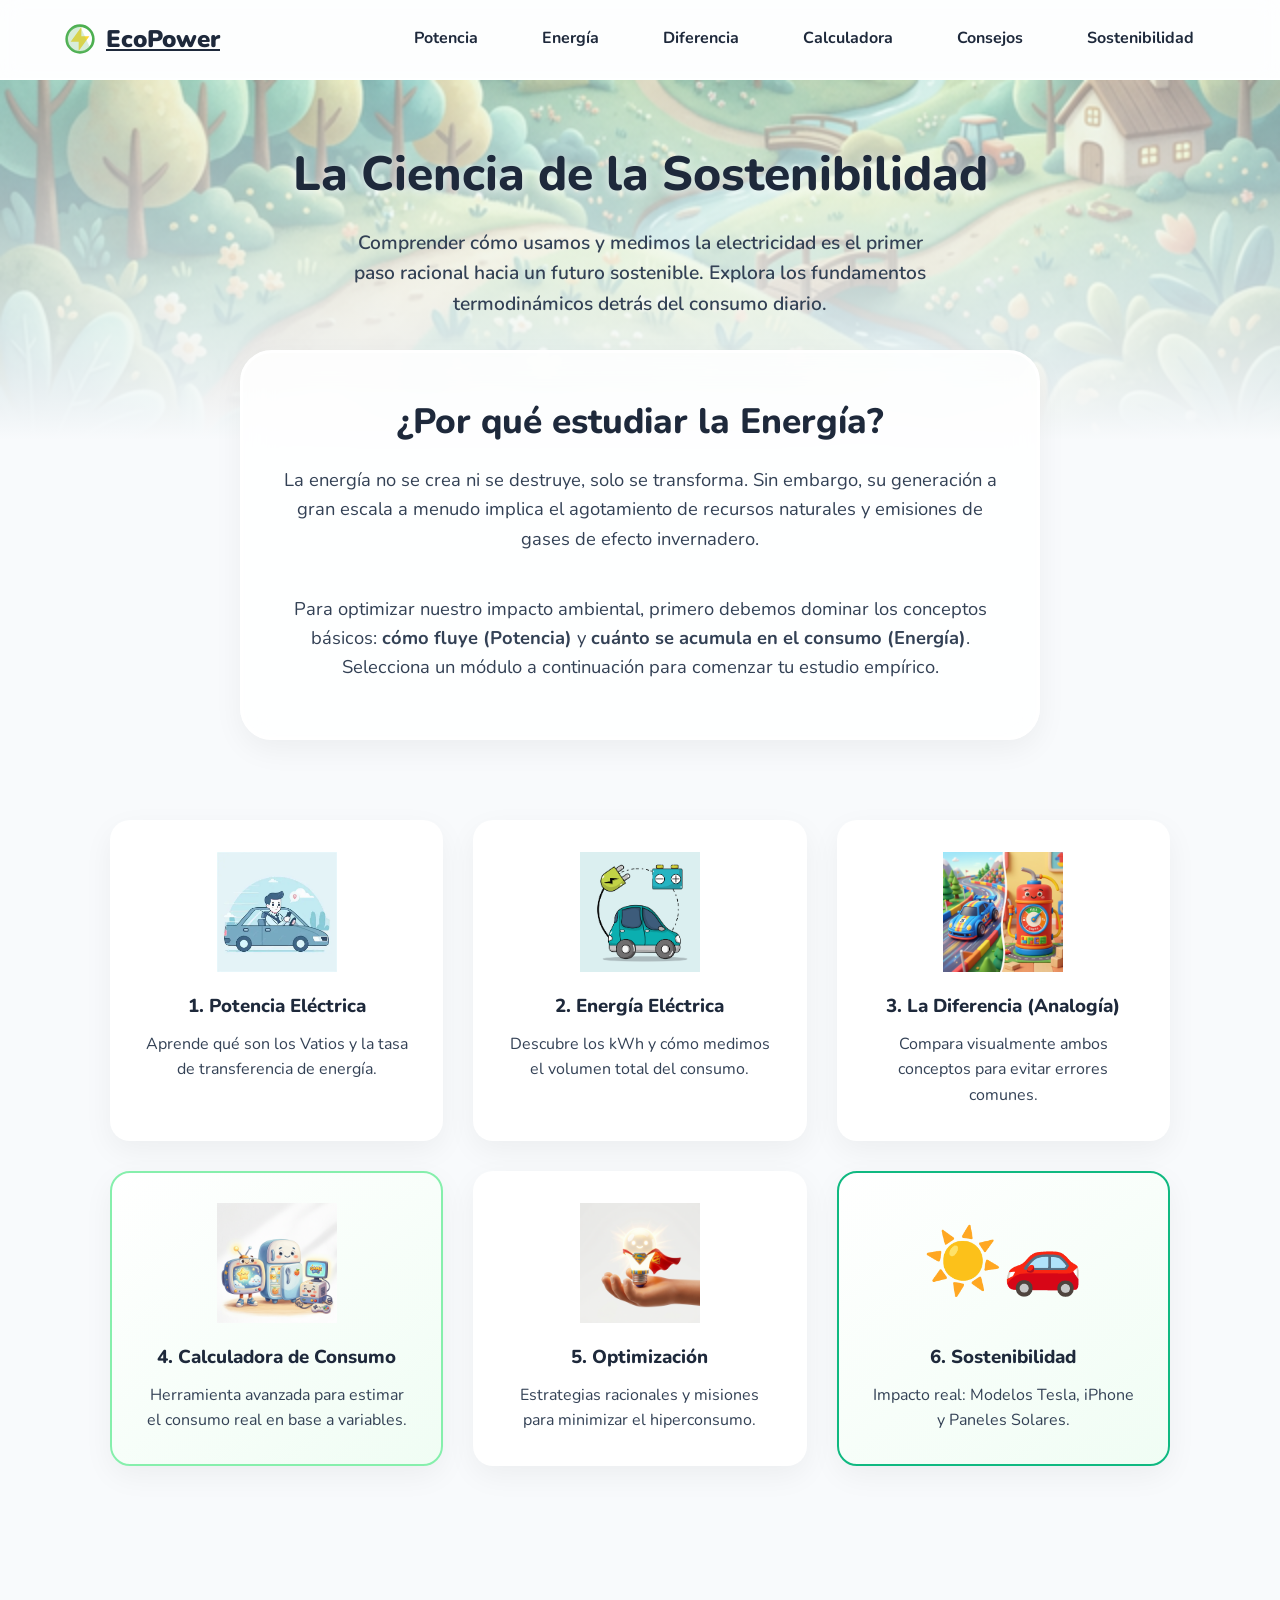
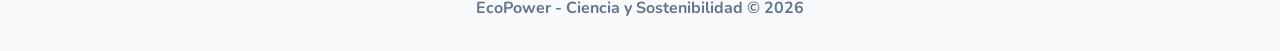
<file: index.html>
<!DOCTYPE html>
<html lang="es">
<head>
    <meta charset="UTF-8">
    <meta name="viewport" content="width=device-width, initial-scale=1.0">
    <title>EcoPower - La Ciencia de la Energía</title>
    <link rel="preconnect" href="https://fonts.googleapis.com">
    <link rel="preconnect" href="https://fonts.gstatic.com" crossorigin>
    <link href="https://fonts.googleapis.com/css2?family=Nunito:wght@400;700;900&display=swap" rel="stylesheet">
    <link rel="stylesheet" href="style.css">
</head>
<body class="home-page">

    <header class="navbar-wrapper">
        <nav class="navbar">
            <a href="index.html" class="logo">
                <svg width="32" height="32" viewBox="0 0 24 24" fill="none" xmlns="http://www.w3.org/2000/svg">
                    <path d="M12 22C17.5228 22 22 17.5228 22 12C22 6.47715 17.5228 2 12 2C6.47715 2 2 6.47715 2 12C2 17.5228 6.47715 22 12 22Z" stroke="#4CAF50" stroke-width="2"/>
                    <path d="M13 10V3L5 14H11V21L19 10H13Z" fill="#FDD835"/>
                    <path d="M12 2C6.477 2 2 6.477 2 12C2 17.523 6.477 22 12 22C15.01 22 17.71 20.67 19.55 18.52L12 2Z" fill="#81C784" fill-opacity="0.3"/>
                </svg>
                <span>EcoPower</span>
            </a>
            <ul class="nav-links">
                <li><a href="potencia.html">Potencia</a></li>
                <li><a href="energia.html">Energía</a></li>
                <li><a href="diferencias.html">Diferencia</a></li>
                <li><a href="calculadora.html">Calculadora</a></li>
                <li><a href="consejos.html">Consejos</a></li>
                <li><a href="sostenibilidad.html">Sostenibilidad</a></li>
            </ul>
        </nav>
    </header>

    <section id="hero" class="hero small-hero">
        <div class="hero-content">
            <h1>La Ciencia de la Sostenibilidad</h1>
            <p>Comprender cómo usamos y medimos la electricidad es el primer paso racional hacia un futuro sostenible. Explora los fundamentos termodinámicos detrás del consumo diario.</p>
        </div>
    </section>

    <main class="container">
        
        <section class="intro-card bubble">
            <div class="bubble-text full-width">
                <h2>¿Por qué estudiar la Energía?</h2>
                <p>La energía no se crea ni se destruye, solo se transforma. Sin embargo, su generación a gran escala a menudo implica el agotamiento de recursos naturales y emisiones de gases de efecto invernadero.</p>
                <br>
                <p>Para optimizar nuestro impacto ambiental, primero debemos dominar los conceptos básicos: <strong>cómo fluye (Potencia)</strong> y <strong>cuánto se acumula en el consumo (Energía)</strong>. Selecciona un módulo a continuación para comenzar tu estudio empírico.</p>
            </div>
        </section>

        <section class="module-grid">
            <a href="potencia.html" class="module-card">
                <div class="card-img"><img src="assets/led_bulb_1772921019438.png" alt="Potencia Eléctrica"></div>
                <h3>1. Potencia Eléctrica</h3>
                <p>Aprende qué son los Vatios y la tasa de transferencia de energía.</p>
            </a>
            
            <a href="energia.html" class="module-card">
                <div class="card-img"><img src="assets/power_tower_1772921031244.png" alt="Energía Eléctrica"></div>
                <h3>2. Energía Eléctrica</h3>
                <p>Descubre los kWh y cómo medimos el volumen total del consumo.</p>
            </a>

            <a href="diferencias.html" class="module-card">
                <div class="card-img"><img src="assets/car_tank_1772921066853.png" alt="La Diferencia"></div>
                <h3>3. La Diferencia (Analogía)</h3>
                <p>Compara visualmente ambos conceptos para evitar errores comunes.</p>
            </a>

            <a href="calculadora.html" class="module-card feature">
                <div class="card-img"><img src="assets/appliances_1772921044767.png" alt="Calculadora"></div>
                <h3>4. Calculadora de Consumo</h3>
                <p>Herramienta avanzada para estimar el consumo real en base a variables.</p>
            </a>

            <a href="consejos.html" class="module-card">
                <div class="card-img"><img src="assets/superhero_bulb_1772921056186.png" alt="Optimización"></div>
                <h3>5. Optimización</h3>
                <p>Estrategias racionales y misiones para minimizar el hiperconsumo.</p>
            </a>

            <a href="sostenibilidad.html" class="module-card feature" style="border-color: #10b981;">
                <div class="card-img"><div style="font-size: 4rem; text-align:center;">☀️🚗</div></div>
                <h3>6. Sostenibilidad</h3>
                <p>Impacto real: Modelos Tesla, iPhone y Paneles Solares.</p>
            </a>
        </section>

    </main>

    <footer>
        <p>EcoPower - Ciencia y Sostenibilidad &copy; 2026</p>
    </footer>

    <script src="script.js"></script>
</body>
</html>
</file>
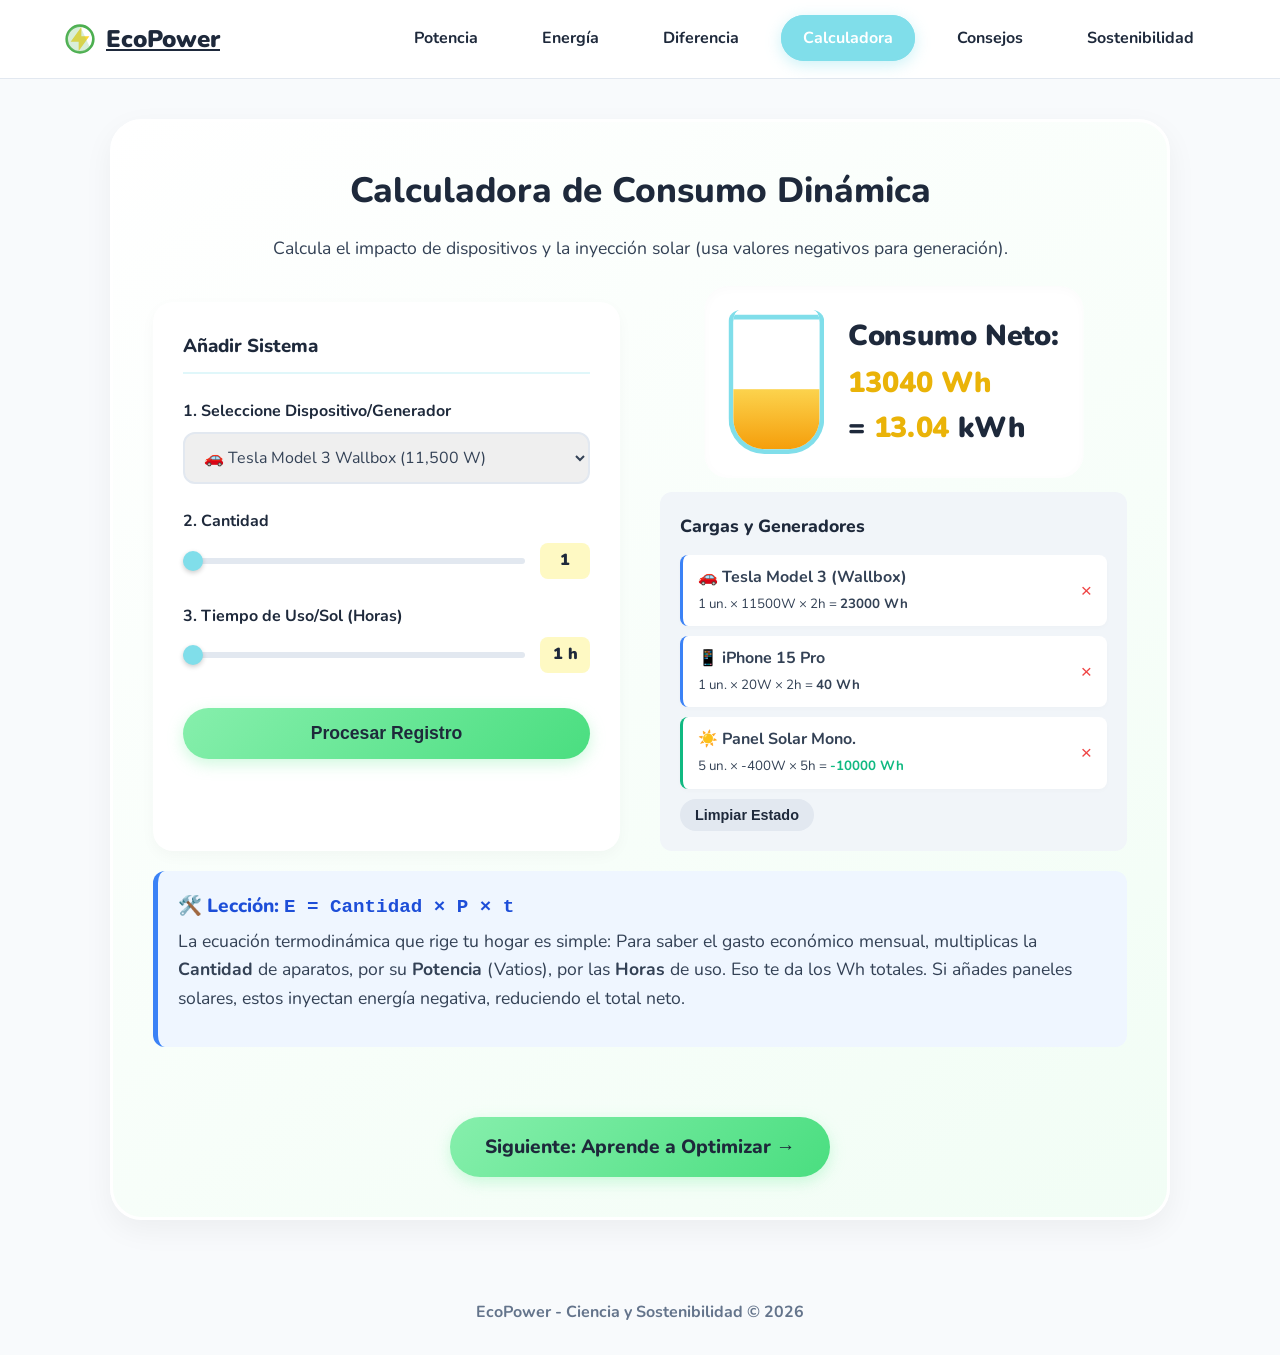
<file: calculadora.html>
<!DOCTYPE html>
<html lang="es">
<head>
    <meta charset="UTF-8">
    <meta name="viewport" content="width=device-width, initial-scale=1.0">
    <title>Calculadora Avanzada | EcoPower</title>
    <link rel="preconnect" href="https://fonts.googleapis.com">
    <link rel="preconnect" href="https://fonts.gstatic.com" crossorigin>
    <link href="https://fonts.googleapis.com/css2?family=Nunito:wght@400;700;900&display=swap" rel="stylesheet">
    <link rel="stylesheet" href="style.css">
</head>
<body class="sub-page">

    <header class="navbar-wrapper">
        <nav class="navbar solid-nav">
            <a href="index.html" class="logo">
                <svg width="32" height="32" viewBox="0 0 24 24" fill="none" xmlns="http://www.w3.org/2000/svg">
                    <path d="M12 22C17.5228 22 22 17.5228 22 12C22 6.47715 17.5228 2 12 2C6.47715 2 2 6.47715 2 12C2 17.5228 6.47715 22 12 22Z" stroke="#4CAF50" stroke-width="2"/>
                    <path d="M13 10V3L5 14H11V21L19 10H13Z" fill="#FDD835"/>
                    <path d="M12 2C6.477 2 2 6.477 2 12C2 17.523 6.477 22 12 22C15.01 22 17.71 20.67 19.55 18.52L12 2Z" fill="#81C784" fill-opacity="0.3"/>
                </svg>
                <span>EcoPower</span>
            </a>
            <ul class="nav-links">
                <li><a href="potencia.html">Potencia</a></li>
                <li><a href="energia.html">Energía</a></li>
                <li><a href="diferencias.html">Diferencia</a></li>
                <li><a href="calculadora.html" class="active">Calculadora</a></li>
                <li><a href="consejos.html">Consejos</a></li>
                <li><a href="sostenibilidad.html">Sostenibilidad</a></li>
            </ul>
        </nav>
    </header>

    <main class="container expanded-page">
        <section class="bubble calculator-bubble advanced-calc">
            <div class="bubble-text full-width">
                <div class="calc-header">
                    <h2>Calculadora de Consumo Dinámica</h2>
                    <p>Calcula el impacto de dispositivos y la inyección solar (usa valores negativos para generación).</p>
                </div>

                <div class="calc-grid">
                    <div class="calc-form-container">
                        <h3>Añadir Sistema</h3>
                        <form id="calcForm" class="calc-form">
                            <div class="form-group">
                                <label for="applianceSelect">1. Seleccione Dispositivo/Generador</label>
                                <select id="applianceSelect">
                                    <option value="11500" data-name="Tesla Model 3 (Wallbox)" data-icon="🚗">🚗 Tesla Model 3 Wallbox (11,500 W)</option>
                                    <option value="20" data-name="iPhone 15 Pro" data-icon="📱">📱 iPhone 15 Pro (20 W)</option>
                                    <option value="-400" data-name="Panel Solar Monocristalino" data-icon="☀️">☀️ Panel Solar Generación (-400 W)</option>
                                    <option value="150" data-name="Refrigerador LG Inverter" data-icon="❄️">❄️ Refrigerador Inverter (150 W)</option>
                                    <option value="10" data-name="Foco LED Philips" data-icon="💡">💡 Foco LED (10 W)</option>
                                    <option value="custom" data-name="Personalizado" data-icon="⚙️">⚙️ Personalizado...</option>
                                </select>
                            </div>

                            <div class="form-group custom-power-group" id="customPowerGroup" style="display: none;">
                                <label for="customPower">Potencia Personalizada (Vatios) - Usa negativos para generación</label>
                                <input type="number" id="customPower" value="50" max="100000">
                            </div>

                            <div class="form-group">
                                <label for="qtyInput">2. Cantidad</label>
                                <div class="slider-group">
                                    <input type="range" id="qtyInput" min="1" max="20" value="1">
                                    <span id="qtyVal" class="val-display">1</span>
                                </div>
                            </div>

                            <div class="form-group">
                                <label for="hoursInput">3. Tiempo de Uso/Sol (Horas)</label>
                                <div class="slider-group">
                                    <input type="range" id="hoursInput" min="1" max="24" value="1">
                                    <span id="hoursVal" class="val-display">1 h</span>
                                </div>
                            </div>

                            <button type="button" id="addLoadBtn" class="btn-primary full-btn">Procesar Registro</button>
                        </form>
                    </div>

                    <div class="calc-result-container">
                        <div class="jar-container v2-jar">
                            <div class="jar">
                                <div class="jar-fill" id="advJarFill"></div>
                                <div class="jar-particles" id="jarParticles"></div>
                            </div>
                            <div class="jar-label">
                                Consumo Neto:<br>
                                <span class="huge-number"><span id="advTotalEnergy">0</span> Wh</span>
                                <div class="kwh-conversion">= <span id="kwhValue">0.00</span> kWh</div>
                            </div>
                        </div>

                        <div class="load-list-container">
                            <h4>Cargas y Generadores</h4>
                            <ul id="loadList" class="load-list">
                                <li class="empty-list">No hay sistemas añadidos.</li>
                            </ul>
                            <button id="clearBtn" class="btn-secondary small-btn" style="display:none; margin-top: 10px;">Limpiar Estado</button>
                        </div>
                    </div>
                </div>

                <div class="engineer-trick">
                    <h3>🛠️ Lección: <code>E = Cantidad × P × t</code></h3>
                    <p>La ecuación termodinámica que rige tu hogar es simple: Para saber el gasto económico mensual, multiplicas la <strong>Cantidad</strong> de aparatos, por su <strong>Potencia</strong> (Vatios), por las <strong>Horas</strong> de uso. Eso te da los Wh totales. Si añades paneles solares, estos inyectan energía negativa, reduciendo el total neto.</p>
                </div>
            </div>
            
            <div class="bubble-text full-width center-text" style="margin-top: 30px;">
                <a href="consejos.html" class="btn-primary">Siguiente: Aprende a Optimizar →</a>
            </div>
        </section>
    </main>

    <footer>
        <p>EcoPower - Ciencia y Sostenibilidad &copy; 2026</p>
    </footer>

    <script src="script.js"></script>
</body>
</html>
</file>
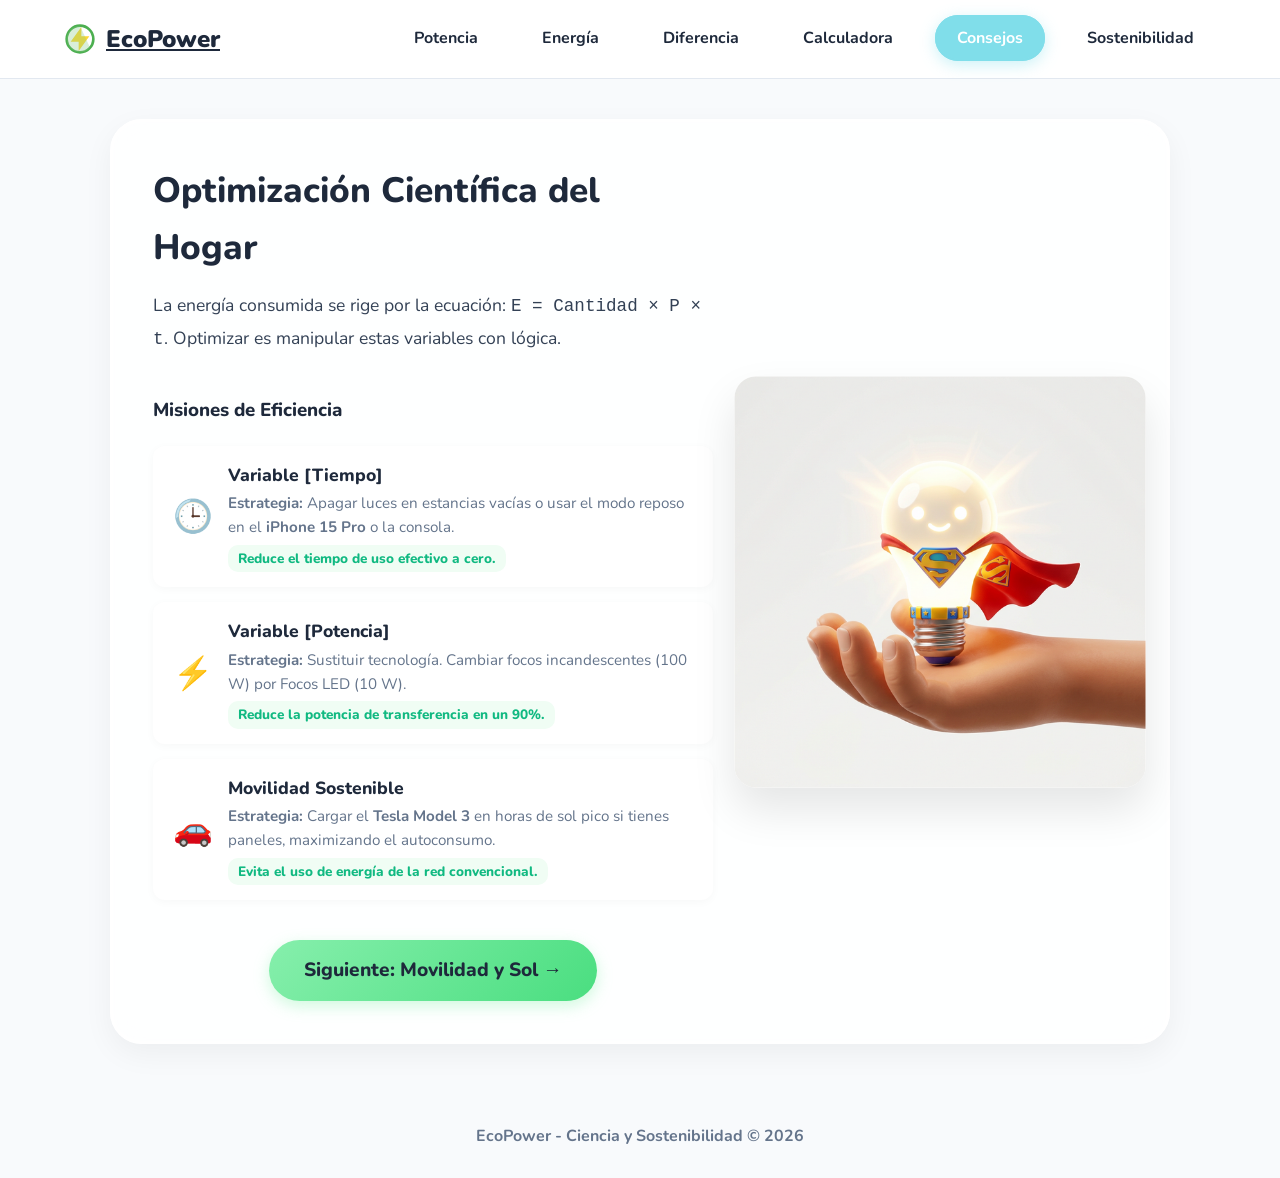
<file: consejos.html>
<!DOCTYPE html>
<html lang="es">
<head>
    <meta charset="UTF-8">
    <meta name="viewport" content="width=device-width, initial-scale=1.0">
    <title>Optimización | EcoPower</title>
    <link rel="preconnect" href="https://fonts.googleapis.com">
    <link rel="preconnect" href="https://fonts.gstatic.com" crossorigin>
    <link href="https://fonts.googleapis.com/css2?family=Nunito:wght@400;700;900&display=swap" rel="stylesheet">
    <link rel="stylesheet" href="style.css">
</head>
<body class="sub-page">

    <header class="navbar-wrapper">
        <nav class="navbar solid-nav">
            <a href="index.html" class="logo">
                <svg width="32" height="32" viewBox="0 0 24 24" fill="none" xmlns="http://www.w3.org/2000/svg">
                    <path d="M12 22C17.5228 22 22 17.5228 22 12C22 6.47715 17.5228 2 12 2C6.47715 2 2 6.47715 2 12C2 17.5228 6.47715 22 12 22Z" stroke="#4CAF50" stroke-width="2"/>
                    <path d="M13 10V3L5 14H11V21L19 10H13Z" fill="#FDD835"/>
                    <path d="M12 2C6.477 2 2 6.477 2 12C2 17.523 6.477 22 12 22C15.01 22 17.71 20.67 19.55 18.52L12 2Z" fill="#81C784" fill-opacity="0.3"/>
                </svg>
                <span>EcoPower</span>
            </a>
            <ul class="nav-links">
                <li><a href="potencia.html">Potencia</a></li>
                <li><a href="energia.html">Energía</a></li>
                <li><a href="diferencias.html">Diferencia</a></li>
                <li><a href="calculadora.html">Calculadora</a></li>
                <li><a href="consejos.html" class="active">Consejos</a></li>
                <li><a href="sostenibilidad.html">Sostenibilidad</a></li>
            </ul>
        </nav>
    </header>

    <main class="container expanded-page">
        <section class="bubble giant-bubble reverse">
            <div class="bubble-img hero-scale">
                <img src="assets/superhero_bulb_1772921056186.png" alt="Optimización energética">
            </div>
            <div class="bubble-text">
                <h2>Optimización Científica del Hogar</h2>
                <p class="large-text">La energía consumida se rige por la ecuación: <code>E = Cantidad × P × t</code>. Optimizar es manipular estas variables con lógica.</p>
                <br>
                <h3>Misiones de Eficiencia</h3>
                <ul class="mission-list large-missions">
                    <li class="mission-item">
                        <div class="mission-icon">🕒</div>
                        <div class="mission-content">
                            <h4>Variable [Tiempo]</h4>
                            <p><strong>Estrategia:</strong> Apagar luces en estancias vacías o usar el modo reposo en el <strong>iPhone 15 Pro</strong> o la consola.</p>
                            <span class="reward">Reduce el tiempo de uso efectivo a cero.</span>
                        </div>
                    </li>
                    <li class="mission-item">
                        <div class="mission-icon">⚡</div>
                        <div class="mission-content">
                            <h4>Variable [Potencia]</h4>
                            <p><strong>Estrategia:</strong> Sustituir tecnología. Cambiar focos incandescentes (100 W) por Focos LED (10 W).</p>
                            <span class="reward">Reduce la potencia de transferencia en un 90%.</span>
                        </div>
                    </li>
                    <li class="mission-item">
                        <div class="mission-icon">🚗</div>
                        <div class="mission-content">
                            <h4>Movilidad Sostenible</h4>
                            <p><strong>Estrategia:</strong> Cargar el <strong>Tesla Model 3</strong> en horas de sol pico si tienes paneles, maximizando el autoconsumo.</p>
                            <span class="reward">Evita el uso de energía de la red convencional.</span>
                        </div>
                    </li>
                </ul>
                
                <div class="bubble-text full-width center-text" style="margin-top: 40px;">
                    <a href="sostenibilidad.html" class="btn-primary">Siguiente: Movilidad y Sol →</a>
                </div>
            </div>
        </section>
    </main>

    <footer>
        <p>EcoPower - Ciencia y Sostenibilidad &copy; 2026</p>
    </footer>

    <script src="script.js"></script>
</body>
</html>
</file>
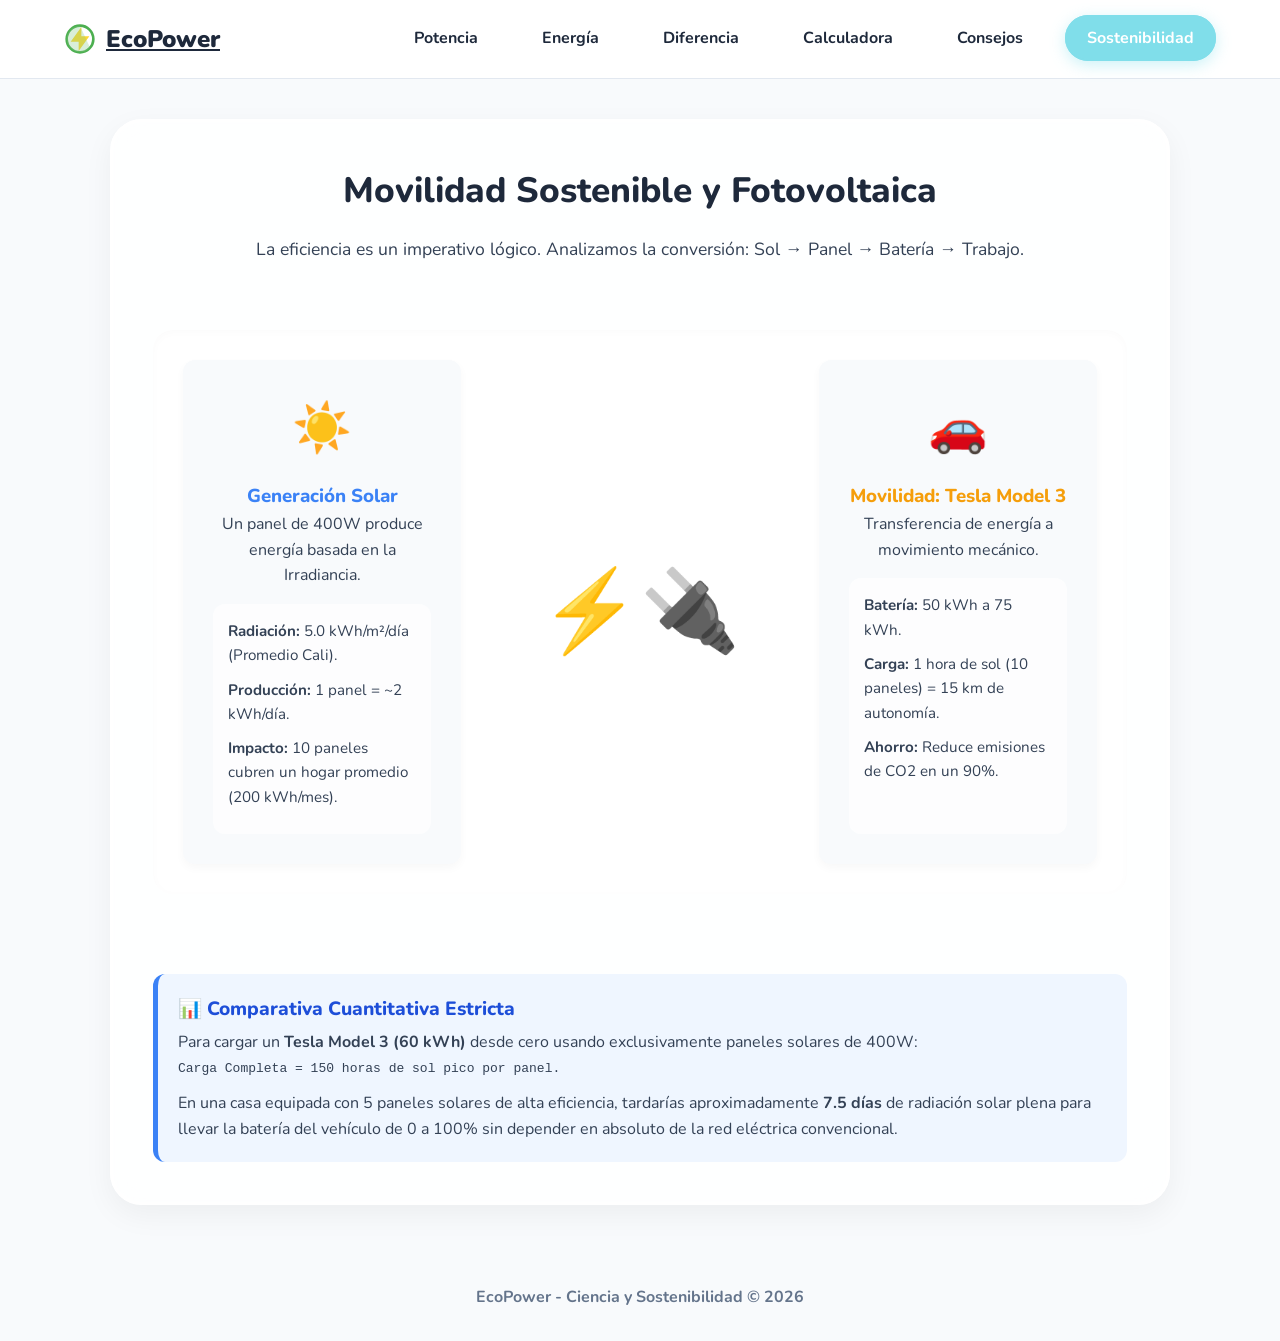
<file: sotenibilidad.html>
<!DOCTYPE html>
<html lang="es">
<head>
    <meta charset="UTF-8">
    <meta name="viewport" content="width=device-width, initial-scale=1.0">
    <title>Sostenibilidad | EcoPower</title>
    <link rel="preconnect" href="https://fonts.googleapis.com">
    <link rel="preconnect" href="https://fonts.gstatic.com" crossorigin>
    <link href="https://fonts.googleapis.com/css2?family=Nunito:wght@400;700;900&display=swap" rel="stylesheet">
    <link rel="stylesheet" href="style.css">
</head>
<body class="sub-page">
    <header class="navbar-wrapper">
        <nav class="navbar solid-nav">
            <a href="index.html" class="logo">
                <svg width="32" height="32" viewBox="0 0 24 24" fill="none" xmlns="http://www.w3.org/2000/svg">
                    <path d="M12 22C17.5228 22 22 17.5228 22 12C22 6.47715 17.5228 2 12 2C6.47715 2 2 6.47715 2 12C2 17.5228 6.47715 22 12 22Z" stroke="#4CAF50" stroke-width="2"/>
                    <path d="M13 10V3L5 14H11V21L19 10H13Z" fill="#FDD835"/>
                    <path d="M12 2C6.477 2 2 6.477 2 12C2 17.523 6.477 22 12 22C15.01 22 17.71 20.67 19.55 18.52L12 2Z" fill="#81C784" fill-opacity="0.3"/>
                </svg>
                <span>EcoPower</span>
            </a>
            <ul class="nav-links">
                <li><a href="potencia.html">Potencia</a></li>
                <li><a href="energia.html">Energía</a></li>
                <li><a href="diferencias.html">Diferencia</a></li>
                <li><a href="calculadora.html">Calculadora</a></li>
                <li><a href="consejos.html">Consejos</a></li>
                <li><a href="sostenibilidad.html" class="active">Sostenibilidad</a></li>
            </ul>
        </nav>
    </header>

    <main class="container expanded-page">
        <section class="bubble giant-bubble" style="flex-direction: column;">
            <div class="bubble-text full-width center-text">
                <h2>Movilidad Sostenible y Fotovoltaica</h2>
                <p class="large-text">La eficiencia es un imperativo lógico. Analizamos la conversión: Sol → Panel → Batería → Trabajo.</p>
            </div>
            
            <div class="split-panel full-split" style="gap: 40px; width: 100%;">
                <div class="split-side logic-side">
                    <div class="icon-wrap">☀️</div>
                    <h3>Generación Solar</h3>
                    <p>Un panel de 400W produce energía basada en la Irradiancia.</p>
                    <ul class="fast-facts">
                        <li><strong>Radiación:</strong> 5.0 kWh/m²/día (Promedio Cali).</li>
                        <li><strong>Producción:</strong> 1 panel = ~2 kWh/día.</li>
                        <li><strong>Impacto:</strong> 10 paneles cubren un hogar promedio (200 kWh/mes).</li>
                    </ul>
                </div>

                <div class="split-image logic-img">
                    <div style="font-size: 5rem; text-align: center;">⚡🔌</div>
                </div>

                <div class="split-side logic-side">
                    <div class="icon-wrap">🚗</div>
                    <h3>Movilidad: Tesla Model 3</h3>
                    <p>Transferencia de energía a movimiento mecánico.</p>
                    <ul class="fast-facts">
                        <li><strong>Batería:</strong> 50 kWh a 75 kWh.</li>
                        <li><strong>Carga:</strong> 1 hora de sol (10 paneles) = 15 km de autonomía.</li>
                        <li><strong>Ahorro:</strong> Reduce emisiones de CO2 en un 90%.</li>
                    </ul>
                </div>
            </div>

            <div class="engineer-trick full-width" style="margin-top: 40px;">
                <h3>📊 Comparativa Cuantitativa Estricta</h3>
                <p>Para cargar un <strong>Tesla Model 3 (60 kWh)</strong> desde cero usando exclusivamente paneles solares de 400W:</p>
                <code>Carga Completa = 150 horas de sol pico por panel.</code>
                <p style="margin-top: 10px;">En una casa equipada con 5 paneles solares de alta eficiencia, tardarías aproximadamente <strong>7.5 días</strong> de radiación solar plena para llevar la batería del vehículo de 0 a 100% sin depender en absoluto de la red eléctrica convencional.</p>
            </div>
        </section>
    </main>

    <footer>
        <p>EcoPower - Ciencia y Sostenibilidad &copy; 2026</p>
    </footer>

    <script src="script.js"></script>
</body>
</html>
</file>
<file: style.css>
:root {
    /* Color Palette - Fresh, clean, "chill" */
    --color-primary-light: #e0f7fa; /* Light Cyan */
    --color-primary: #80deea;      /* Cyan */
    --color-secondary-light: #f0fdf4; /* Mint Green light */
    --color-secondary: #86efac;    /* Mint Green */
    --color-accent-light: #fef9c3;   /* Soft Cream Yellow */
    --color-accent: #fde047;       /* Yellow */
    --color-background: #f8fafc;   /* Very light grey blue */
    --color-surface: #ffffff;      /* Clean White */
    
    --color-text-main: #334155;    /* Slate Dark */
    --color-text-light: #64748b;   /* Slate Light */
    --color-heading: #1e293b;      /* Slate Very Dark */

    /* UI Tokens */
    --border-radius-lg: 32px;
    --border-radius-md: 20px;
    --border-radius-sm: 12px;
    --shadow-soft: 0 10px 30px rgba(0,0,0,0.05);
    --shadow-hover: 0 15px 40px rgba(0,0,0,0.1);
    --transition-smooth: all 0.3s cubic-bezier(0.25, 0.8, 0.25, 1);
}

* {
    margin: 0;
    padding: 0;
    box-sizing: border-box;
}

html {
    scroll-behavior: smooth;
}

body {
    font-family: 'Nunito', sans-serif;
    background-color: var(--color-background);
    color: var(--color-text-main);
    line-height: 1.6;
    overflow-x: hidden;
}

h1, h2, h3, h4 {
    color: var(--color-heading);
    font-weight: 800;
}

/* =========================================
   Header & Hero Section
========================================= */
.hero {
    position: relative;
    min-height: 70vh;
    background-image: url('assets/hero_bg_1772921007928.png');
    background-size: cover;
    background-position: center bottom;
    display: flex;
    flex-direction: column;
}

/* Soft twilight overlay to make text readable */
.hero::before {
    content: '';
    position: absolute;
    top: 0; left: 0; width: 100%; height: 100%;
    background: linear-gradient(180deg, rgba(224, 247, 250, 0.5) 0%, rgba(248, 250, 252, 1) 100%);
    pointer-events: none;
}

.navbar {
    position: relative;
    z-index: 10;
    display: flex;
    justify-content: space-between;
    align-items: center;
    padding: 20px 5%;
    background: rgba(255, 255, 255, 0.7);
    backdrop-filter: blur(10px);
    -webkit-backdrop-filter: blur(10px);
    border-bottom: 2px solid rgba(255,255,255,0.5);
}

.logo {
    display: flex;
    align-items: center;
    gap: 10px;
    font-size: 1.5rem;
    font-weight: 900;
    color: var(--color-heading);
}

.nav-links {
    list-style: none;
    display: flex;
    gap: 20px;
}

.nav-links li a {
    text-decoration: none;
    color: var(--color-heading);
    font-weight: 700;
    transition: var(--transition-smooth);
    padding: 10px 20px;
    border-radius: 50px;
    background-color: transparent;
    border: 2px solid transparent;
}

.nav-links li a:hover {
    background-color: var(--color-primary-light);
    color: var(--color-primary);
    border-color: var(--color-primary-light);
    box-shadow: 0 4px 10px rgba(0,0,0,0.05);
}

.hero-content {
    position: relative;
    z-index: 10;
    flex: 1;
    display: flex;
    flex-direction: column;
    justify-content: center;
    align-items: center;
    text-align: center;
    padding: 0 20px;
    margin-top: -50px;
}

.hero-content h1 {
    font-size: 3.5rem;
    color: var(--color-heading);
    margin-bottom: 15px;
    text-shadow: 0 2px 10px rgba(255,255,255,0.8);
}

.hero-content p {
    font-size: 1.2rem;
    font-weight: 600;
    color: var(--color-text-main);
    max-width: 600px;
    margin-bottom: 85px;
    
}

.btn-primary {
    display: inline-block;
    padding: 15px 35px;
    background: linear-gradient(135deg, var(--color-secondary), #4ade80);
    color: var(--color-heading);
    font-size: 1.2rem;
    font-weight: 800;
    text-decoration: none;
    border-radius: 50px;
    box-shadow: 0 5px 15px rgba(134, 239, 172, 0.4);
    transition: var(--transition-smooth);
}

.btn-primary:hover {
    transform: translateY(-3px);
    box-shadow: 0 8px 25px rgba(134, 239, 172, 0.6);
}

/* =========================================
   Main Container & Bubbles
========================================= */
.container {
    max-width: 1100px;
    margin: -50px auto 50px;
    padding: 0 20px;
    position: relative;
    z-index: 10;
    display: flex;
    flex-direction: column;
    gap: 40px;
}

.bubble {
    background: rgba(255, 255, 255, 0.85);
    backdrop-filter: blur(15px);
    -webkit-backdrop-filter: blur(15px);
    border: 3px solid rgba(255,255,255,1);
    border-radius: var(--border-radius-lg);
    padding: 40px;
    display: flex;
    align-items: center;
    gap: 40px;
    box-shadow: var(--shadow-soft);
    transition: var(--transition-smooth);
}

.bubble:hover {
    transform: translateY(-5px);
    box-shadow: var(--shadow-hover);
}

.bubble.reverse {
    flex-direction: row-reverse;
}

.bubble-img {
    flex: 1;
    display: flex;
    justify-content: center;
    align-items: center;
}

.bubble-img img {
    max-width: 100%;
    height: auto;
    border-radius: var(--border-radius-md);
    animation: float 6s ease-in-out infinite;
}

.bubble-img.inline-hero-img img {
    animation: float 7s ease-in-out infinite reverse;
}

.bubble-text {
    flex: 1.5;
}

.bubble-text.full-width {
    flex: 100%;
}

.bubble-text h2 {
    font-size: 2.2rem;
    margin-bottom: 15px;
    position: relative;
    display: inline-block;
}

.pill-badge {
    display: inline-block;
    background-color: var(--color-primary-light);
    color: var(--color-primary);
    padding: 5px 15px;
    border-radius: 20px;
    font-size: 0.9rem;
    font-weight: 800;
    margin-bottom: 15px;
}

.bubble-text p {
    font-size: 1.1rem;
    margin-bottom: 15px;
}

.info-box {
    background-color: var(--color-accent-light);
    border-left: 5px solid var(--color-accent);
    padding: 15px 20px;
    border-radius: 0 var(--border-radius-sm) var(--border-radius-sm) 0;
    margin-top: 20px;
}

.info-box p {
    margin-bottom: 5px;
}

.info-box p:last-child {
    margin-bottom: 0;
}

.images-center {
        display: flex;
        flex-direction: column;
        align-items: center;
        justify-content: center;
        gap: 50px;
        min-width: 320px;
        flex: 0 0 auto;
    }

.images-center img {
        width: 280px;
        height: 220px;
        object-fit: cover;
        border-radius: 14px;
        box-shadow: 0 4px 18px rgba(0,0,0,0.13);
        border: 2px solid #e0f2e9;
        transition: transform 0.2s;
    }

.images-center img:hover {
        transform: scale(1.04);
    }

.center-text {
    text-align: center;
}

/* =========================================
Split Panel (Diferencia)
========================================= */
.split-panel {
    display: flex;
    align-items: center;
    justify-content: space-between;
    gap: 20px;
    width: 100%;
    margin-top: 20px;
    background: #fff;
    padding: 30px;
    border-radius: var(--border-radius-md);
    box-shadow: inset 0 2px 10px rgba(0,0,0,0.02);
}

.split-side {
    flex: 1;
    text-align: center;
}

.split-side h3 {
    color: #3b82f6; /* Blue for speed/power */
}

.split-side:last-child h3 {
    color: #f59e0b; /* Amber/Orange for Capacity */
}

.split-image {
    flex: 1.5;
    display: flex;
    justify-content: center;
}

.split-image img {
    max-width: 100%;
    border-radius: var(--border-radius-md);
}


/* =========================================
   Calculator Interactive Section
========================================= */
.calculator-bubble {
    background: linear-gradient(145deg, rgba(255,255,255,0.9), rgba(240, 253, 244, 0.9));
}

.appliance-selector {
    display: flex;
    flex-wrap: wrap;
    gap: 10px;
    margin: 20px 0;
}

.app-btn {
    padding: 10px 20px;
    border: none;
    border-radius: 20px;
    background-color: var(--color-surface);
    color: var(--color-heading);
    font-weight: 700;
    font-size: 1rem;
    cursor: pointer;
    box-shadow: 0 4px 10px rgba(0,0,0,0.05);
    transition: var(--transition-smooth);
    font-family: inherit;
}

.app-btn:hover {
    background-color: var(--color-accent-light);
    transform: translateY(-2px);
    box-shadow: 0 6px 15px rgba(0,0,0,0.1);
}

.app-btn:active {
    transform: translateY(1px);
}

.jar-container {
    display: flex;
    align-items: center;
    gap: 20px;
    margin: 30px 0;
    padding: 20px;
    background: var(--color-surface);
    border-radius: var(--border-radius-md);
    box-shadow: inset 0 2px 10px rgba(0,0,0,0.02);
}

.jar {
    width: 80px;
    height: 120px;
    border: 4px solid var(--color-primary);
    border-radius: 10px 10px 30px 30px;
    border-top: none;
    position: relative;
    overflow: hidden;
    background: rgba(255,255,255,0.5);
}

.jar::before {
    content: '';
    position: absolute;
    top: -10px; left: -10px; right: -10px; height: 10px;
    border: 4px solid var(--color-primary);
    border-radius: 5px;
    background: var(--color-surface);
}

.jar-fill {
    position: absolute;
    bottom: 0;
    left: 0; width: 100%;
    height: 0%; /* Dynamic fill */
    background: linear-gradient(0deg, var(--color-accent) 0%, #fde047 100%);
    transition: height 0.5s cubic-bezier(0.175, 0.885, 0.32, 1.275);
}

.jar-label {
    font-size: 1.5rem;
    font-weight: 900;
    color: var(--color-heading);
}

.jar-label span {
    color: #eab308;
}

.engineer-trick {
    background: #eff6ff;
    padding: 20px;
    border-radius: var(--border-radius-sm);
    border-left: 5px solid #3b82f6;
    margin-top: 20px;
}

.engineer-trick h3 {
    margin-bottom: 5px;
    font-size: 1.2rem;
    color: #1d4ed8;
}

/* =========================================
   Missions List
========================================= */
.mission-list {
    list-style: none;
    display: flex;
    flex-direction: column;
    gap: 15px;
    margin-top: 20px;
}

.mission-item {
    display: flex;
    gap: 15px;
    background: var(--color-surface);
    padding: 15px 20px;
    border-radius: var(--border-radius-sm);
    box-shadow: 0 2px 10px rgba(0,0,0,0.03);
    transition: var(--transition-smooth);
}

.mission-item:hover {
    transform: translateX(5px);
    box-shadow: 0 5px 15px rgba(0,0,0,0.06);
}

.mission-icon {
    font-size: 2rem;
    display: flex;
    align-items: center;
    justify-content: center;
}

.mission-content h4 {
    font-size: 1.1rem;
    margin-bottom: 2px;
}

.mission-content p {
    font-size: 0.95rem;
    margin-bottom: 5px;
    color: var(--color-text-light);
}

.reward {
    display: inline-block;
    font-size: 0.85rem;
    font-weight: 800;
    color: #10b981;
    background: var(--color-secondary-light);
    padding: 3px 10px;
    border-radius: 10px;
}

/* =========================================
   Footer
========================================= */
footer {
    text-align: center;
    padding: 30px;
    color: var(--color-text-light);
    font-weight: 700;
}

/* =========================================
   Animations & Keyframes
========================================= */
@keyframes float {
    0% { transform: translateY(0px); }
    50% { transform: translateY(-15px); }
    100% { transform: translateY(0px); }
}

/* Floating Coin Animation */
.coin-anim {
    position: absolute;
    font-size: 1.5rem;
    font-weight: bold;
    color: #eab308;
    pointer-events: none;
    animation: floatUp 1s cubic-bezier(0.175, 0.885, 0.32, 1.275) forwards;
    z-index: 100;
}

@keyframes floatUp {
    0% { transform: translateY(0) scale(0.5); opacity: 0; }
    20% { opacity: 1; transform: scale(1.2); }
    80% { opacity: 1; }
    100% { transform: translateY(-80px) scale(1); opacity: 0; }
}

/* =========================================
   Responsive Design (Mobile First adjustments)
========================================= */
@media (max-width: 900px) {
    .bubble, .bubble.reverse {
        flex-direction: column;
        text-align: center;
        padding: 30px 20px;
    }

    .info-box {
        text-align: left;
    }

    .hero-content h1 {
        font-size: 2.5rem;
    }

    .navbar {
        flex-direction: column;
        gap: 15px;
        padding: 15px;
    }

    .nav-links {
        flex-wrap: wrap;
        justify-content: center;
    }

    .split-panel {
        flex-direction: column;
    }
}



/* =========================================
   V2: Multi-Page Specific Styles & Overrides
========================================= */

/* Hero adjustments for Home intro */
.small-hero {
    min-height: 40vh;
    justify-content: center;
}

.small-hero .hero-content {
    margin-top: 20px;
}

.small-hero h1 {
    font-size: 3rem;
}

/* Introduction Card */
.intro-card {
    text-align: center;
    max-width: 800px;
    margin: -40px auto 40px;
}

.intro-card p {
    font-size: 1.15rem;
    color: var(--color-text-main);
}

/* Feature Grid for Home Page navigation */
.module-grid {
    display: grid;
    grid-template-columns: repeat(auto-fit, minmax(300px, 1fr));
    gap: 30px;
    margin-bottom: 50px;
}

.module-card {
    background: var(--color-surface);
    border-radius: var(--border-radius-md);
    padding: 30px;
    text-decoration: none;
    color: var(--color-text-main);
    box-shadow: var(--shadow-soft);
    transition: var(--transition-smooth);
    display: flex;
    flex-direction: column;
    align-items: center;
    text-align: center;
    border: 2px solid transparent;
}

.module-card:hover {
    transform: translateY(-8px);
    box-shadow: var(--shadow-hover);
    border-color: var(--color-primary);
}

.module-card.feature {
    background: linear-gradient(145deg, var(--color-surface), var(--color-secondary-light));
    border-color: var(--color-secondary);
}

.card-img {
    margin-bottom: 20px;
    height: 120px;
    display: flex;
    align-items: center;
    justify-content: center;
}

.card-img img {
    max-height: 100%;
    max-width: 100%;
    object-fit: contain;
    transition: transform 0.3s ease;
}

.module-card:hover .card-img img {
    transform: scale(1.1);
}

.module-card h3 {
    margin-bottom: 10px;
    color: var(--color-heading);
}

/* Solid Navbar for Subpages */
.solid-nav {
    background: var(--color-surface);
    border-bottom: 1px solid #e2e8f0;
    position: sticky;
    top: 0;
}

.nav-links li a.active {
    background-color: var(--color-primary);
    color: var(--color-surface);
    border-color: var(--color-primary);
    box-shadow: 0 4px 15px rgba(128, 222, 234, 0.4);
}

/* Expanded Page Bubble Layout */
.expanded-page {
    margin-top: 40px;
}

.giant-bubble {
    padding: 40px;
}

.large-text {
    font-size: 1.25rem;
    line-height: 1.8;
}

.detail-box {
    margin-top: 30px;
}

.hero-scale img {
    animation: none;
    transform: scale(1.1);
    box-shadow: 0 20px 40px rgba(0,0,0,0.1);
}

/* Split Panel Specifics for Diferencias */
.full-split {
    margin-top: 10px;
    display: grid;
    grid-template-columns: 1fr 1fr 1fr;
    gap: 30px;
    align-items: stretch;
}

.logic-side {
    padding: 30px;
    background: var(--color-background);
    border-radius: var(--border-radius-sm);
    display: flex;
    flex-direction: column;
    box-shadow: 0 4px 10px rgba(0,0,0,0.03);
}

.logic-img {
    display: flex;
    align-items: center;
    justify-content: center;
}

.logic-img img {
    max-width: 100%;
    object-fit: contain;
    animation: float 6s ease-in-out infinite;
}

.icon-wrap {
    font-size: 3rem;
    margin-bottom: 15px;
}

.fast-facts {
    margin-top: 15px;
    text-align: left;
    list-style-type: none;
    padding: 15px;
    background: rgba(255,255,255,0.7);
    border-radius: var(--border-radius-sm);
    flex-grow: 1;
}

.fast-facts li {
    margin-bottom: 10px;
    font-size: 0.95rem;
}

.fast-facts code {
    background: #e2e8f0;
    padding: 2px 6px;
    border-radius: 4px;
    font-weight: bold;
    color: var(--color-heading);
}

/* Advanced Calculator Form Styles */
.advanced-calc {
    flex-direction: column;
}

.calc-header {
    text-align: center;
    margin-bottom: 40px;
}

.calc-grid {
    display: grid;
    grid-template-columns: 1fr 1fr;
    gap: 40px;
    width: 100%;
}

.calc-form-container {
    background: var(--color-surface);
    padding: 30px;
    border-radius: var(--border-radius-md);
    box-shadow: 0 5px 15px rgba(0,0,0,0.03);
}

.calc-form-container h3 {
    margin-bottom: 25px;
    padding-bottom: 10px;
    border-bottom: 2px solid var(--color-primary-light);
}

.form-group {
    margin-bottom: 25px;
}

.form-group label {
    display: block;
    margin-bottom: 8px;
    font-weight: 700;
    color: var(--color-heading);
}

select, input[type="number"] {
    width: 100%;
    padding: 12px 15px;
    border: 2px solid #e2e8f0;
    border-radius: var(--border-radius-sm);
    font-family: inherit;
    font-size: 1rem;
    color: var(--color-text-main);
    transition: var(--transition-smooth);
}

select:focus, input[type="number"]:focus {
    outline: none;
    border-color: var(--color-primary);
    box-shadow: 0 0 0 3px var(--color-primary-light);
}

.slider-group {
    display: flex;
    align-items: center;
    gap: 15px;
}

input[type="range"] {
    flex: 1;
    height: 6px;
    background: #e2e8f0;
    border-radius: 3px;
    outline: none;
    -webkit-appearance: none;
}

input[type="range"]::-webkit-slider-thumb {
    -webkit-appearance: none;
    width: 20px;
    height: 20px;
    border-radius: 50%;
    background: var(--color-primary);
    cursor: pointer;
    box-shadow: 0 2px 5px rgba(0,0,0,0.2);
}

.val-display {
    min-width: 50px;
    text-align: center;
    font-weight: 900;
    background: var(--color-accent-light);
    padding: 5px 10px;
    border-radius: 8px;
    color: var(--color-heading);
}

.full-btn {
    width: 100%;
    margin-top: 10px;
    border: none;
    cursor: pointer;
    padding: 15px;
    font-size: 1.1rem;
}

/* Results Area */
.calc-result-container {
    display: flex;
    flex-direction: column;
    gap: 30px;
}

.v2-jar {
    margin: 0;
    align-self: center;
    transform: scale(1.2);
}

.v2-jar.danger-jar {
    border-color: #ef4444;
}
.v2-jar.danger-jar::before {
    border-color: #ef4444;
}

.v2-total-box {
    background: var(--color-heading);
    color: var(--color-surface);
    padding: 20px;
    border-radius: var(--border-radius-md);
    text-align: center;
}

.v2-total-box h4 {
    color: var(--color-surface);
    margin-bottom: 5px;
}

.v2-total-box span {
    font-size: 2.5rem;
    font-weight: 900;
    color: var(--color-primary);
}

.v2-total-box .kwh-hint {
    font-size: 0.9rem;
    color: var(--color-text-light);
    display: block;
}

.load-list-container {
    background: #f1f5f9;
    padding: 20px;
    border-radius: var(--border-radius-sm);
    flex-grow: 1;
}

.load-list-container h4 {
    margin-bottom: 15px;
    font-size: 1.1rem;
}

#active-loads {
    list-style: none;
    margin-bottom: 15px;
}

#active-loads li {
    background: var(--color-surface);
    padding: 10px 15px;
    border-radius: 8px;
    margin-bottom: 10px;
    font-size: 0.9rem;
    display: flex;
    justify-content: space-between;
    align-items: center;
    border-left: 3px solid var(--color-primary);
    box-shadow: 0 2px 5px rgba(0,0,0,0.02);
}

.btn-secondary {
    background: #e2e8f0;
    color: var(--color-heading);
    border: none;
    padding: 8px 15px;
    border-radius: 20px;
    cursor: pointer;
    font-weight: 700;
    transition: var(--transition-smooth);
    font-size: 0.9rem;
}

.btn-secondary:hover {
    background: #cbd5e1;
}

@media (max-width: 900px) {
    .calc-grid {
        grid-template-columns: 1fr;
    }

    .full-split {
        grid-template-columns: 1fr;
    }
}

/* Modo Oscuro Automático */
@media (prefers-color-scheme: dark) {
    :root {
        --color-background: #0f172a;
        --color-surface: #1e293b;
        --color-text-main: #cbd5e1;
        --color-text-light: #94a3b8;
        --color-heading: #f8fafc;
        --color-primary-light: rgba(128, 222, 234, 0.15);
        --color-secondary-light: rgba(134, 239, 172, 0.15);
        --color-accent-light: rgba(253, 224, 71, 0.15);
    }

    .hero::before {
        background: linear-gradient(180deg, rgba(15, 23, 42, 0.6) 0%, rgba(15, 23, 42, 1) 100%);
    }

    .navbar, .solid-nav, .bubble, .module-card, .split-panel, .jar-container, .load-list-container, .calc-form-container {
        background: #1e293b !important;
        border-color: rgba(255, 255, 255, 0.1) !important;
    }

    .fast-facts {
        background: rgba(15, 23, 42, 0.5);
    }

    .jar {
        background: rgba(0, 0, 0, 0.3);
    }

    select, input[type="number"], .btn-secondary {
        background: #0f172a;
        border-color: #334155;
        color: #f1f5f9;
    }
}
</file>
